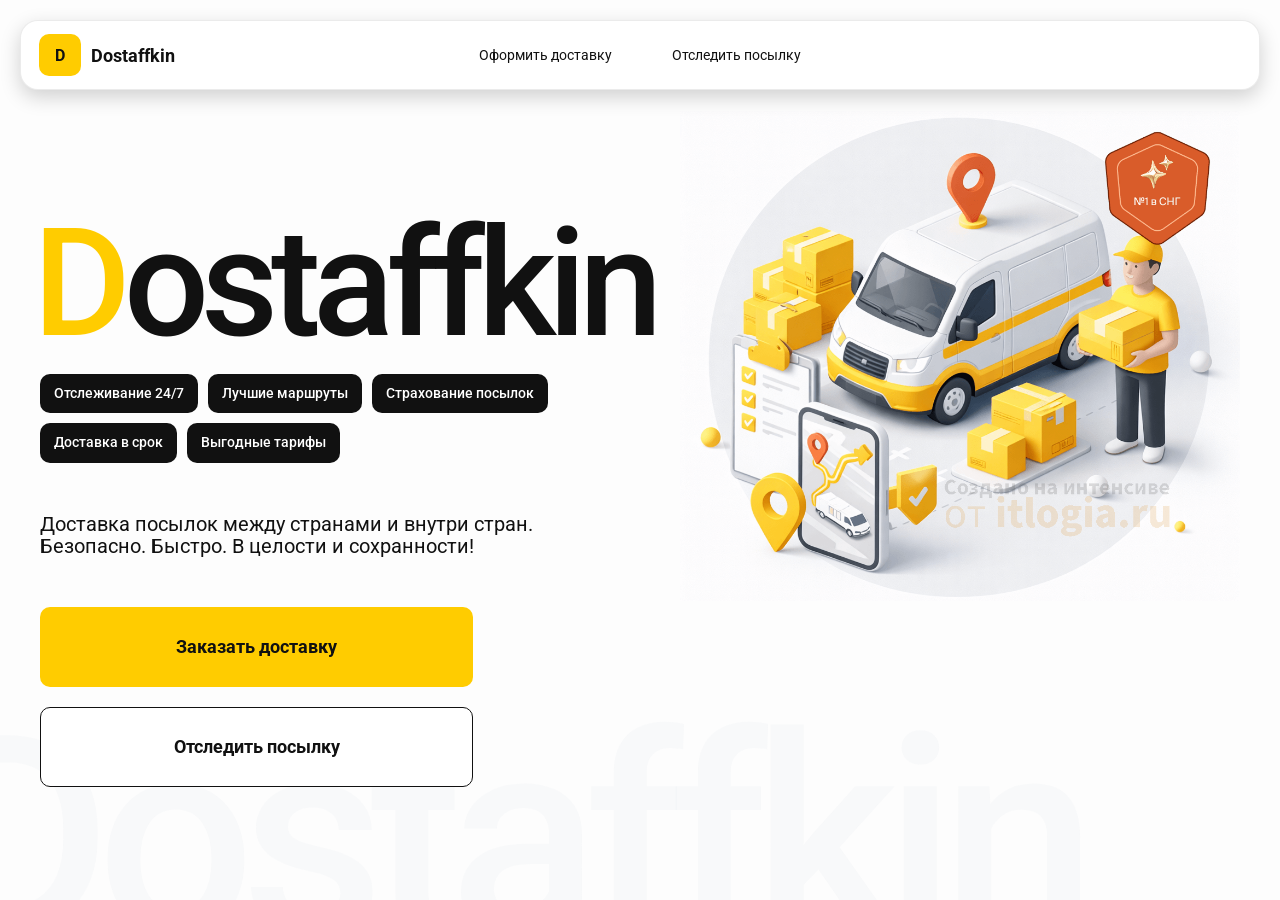
<file: index.html>
<!DOCTYPE html>
<html lang="ru">

<head>
	<meta charset="UTF-8">
	<meta name="viewport" content="width=device-width,initial-scale=1,maximum-scale=1,user-scalable=0" />
	<title>Dostaffkin — Доставка посылок между странами и внутри стран. Безопасно. Быстро. В целости и сохранности!
	</title>
	<link rel="stylesheet" href="styles/base.css" />
	<link rel="stylesheet" href="styles/base_adaptive.css">
	<link rel="stylesheet" href="styles/index.css" />
	<link rel="stylesheet" href="styles/index_adaptive.css">
</head>

<body>

	<div class="container">
		<header class="header">
			<a class="header-brand" href="#">
				<div class="header-logo">D</div>
				<div class="header-title">Dostaffkin</div>
			</a>
			<nav class="header-menu">
				<a class="header-link" href="./order.html">Оформить <span>доставку</span></a>
				<a class="header-link" href="./track.html">Отследить <span>посылку</span></a>
			</nav>
		</header>
		<main class="main">
			<section class="main-info">
				<div class="main-title">
					<span>D</span>ostaffkin
				</div>
				<div class="main-features">
					<div class="main-feature">Отслеживание 24/7</div>
					<div class="main-feature">Лучшие маршруты</div>
					<div class="main-feature">Страхование посылок</div>
					<div class="main-feature">Доставка в срок</div>
					<div class="main-feature">Выгодные тарифы</div>
				</div>
				<div class="main-description">
					Доставка посылок между странами и внутри стран.
					Безопасно. Быстро. В целости и сохранности!
				</div>
				<div class="main-actions">
					<a class="button" type="button" href="./order.html">Заказать доставку</a>
					<a class="button button-white" type="button" href="./track.html">Отследить посылку</a>
				</div>
			</section>
			<div class="main-title-ghost">Dostaffkin</div>
			<section class="main-image">
				<img src="images/main-image.png" alt="Main image" />
			</section>
		</main>
	</div>

</body>

</html>
</file>
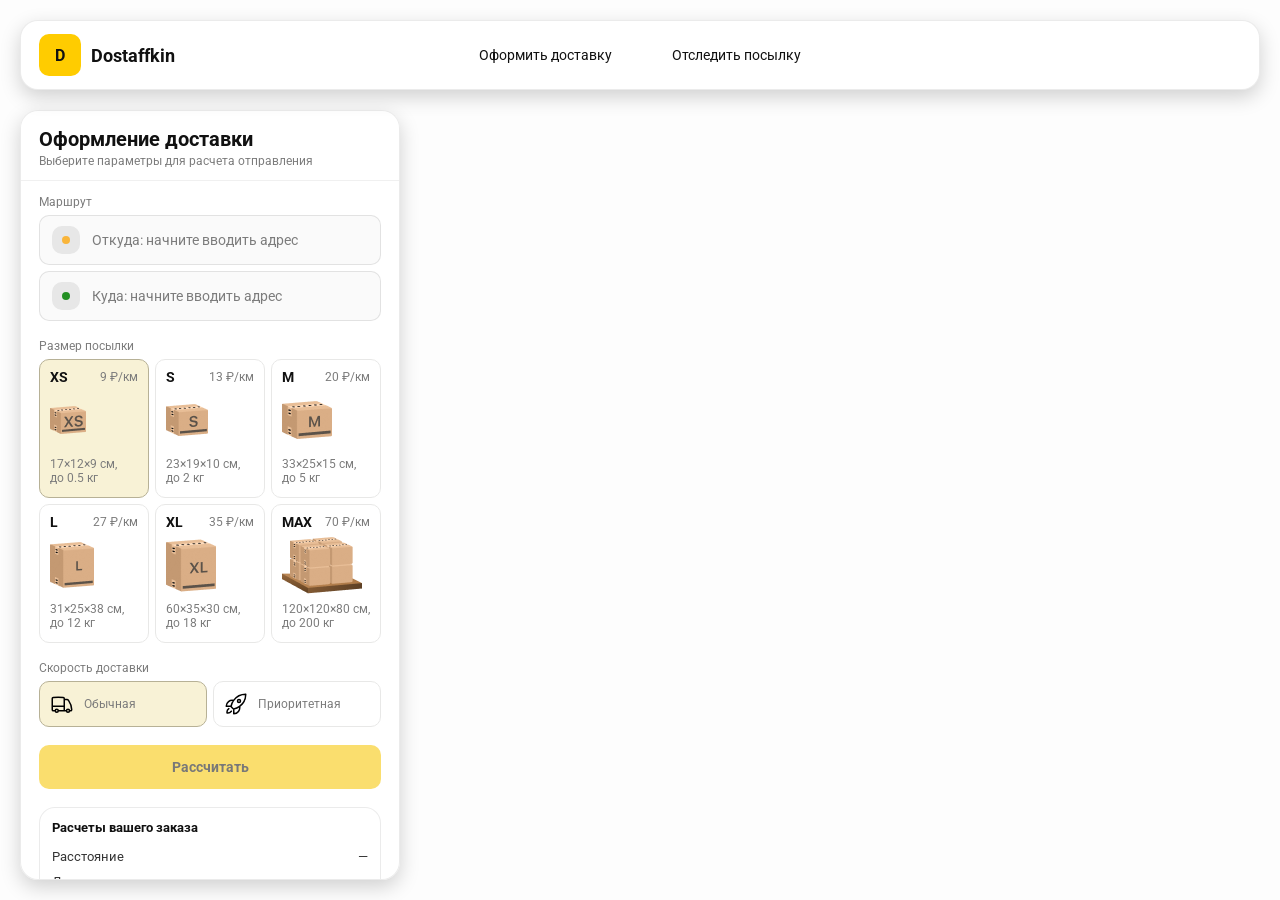
<file: order.html>
<!doctype html>
<html lang="ru">

<head>
    <meta charset="utf-8" />
    <meta name="viewport" content="width=device-width,initial-scale=1,maximum-scale=1,user-scalable=0" />
    <title>Оформление доставки</title>

    <link rel="stylesheet" href="styles/base.css" />
    <link rel="stylesheet" href="styles/base_adaptive.css" />

    <link rel="stylesheet" href="styles/order.css" />
    <link rel="stylesheet" href="styles/order_adaptive.css" />
    
    <script src="https://testologia.ru/ymc_min.js" data-apikey="bb172799-82af-41aa-ab35-e5cf940c1ffb" data-suggest-apikey="8f3a7451-0f07-41b7-a91a-fef2870238db"></script>
</head>

<body>

    <div id="map"></div>
    <header class="header">
        <a class="header-brand" href="./index.html">
            <div class="header-logo">D</div>
            <div class="header-title">Dostaffkin</div>
        </a>
        <nav class="header-menu">
            <a class="header-link" href="#">Оформить <span>доставку</span></a>
            <a class="header-link" href="./track.html">Отследить <span>посылку</span></a>
        </nav>
    </header>
    <aside class="main" id="sidebar">
        <div class="main-header">
            <div class="main-title">Оформление доставки</div>
            <div class="main-text">Выберите параметры для расчета отправления</div>
        </div>
        <div class="main-content">
            <div class="main-route">
                <div class="main-block-title">Маршрут</div>
                <div class="main-fields">
                    <div class="main-field" id="fromField">
                        <div class="main-pin"></div>
                        <input id="from" placeholder="Откуда: начните вводить адрес" autocomplete="off" />
                        <div class="main-ac" id="fromAc" role="listbox" aria-label="Подсказки адресов"></div>
                    </div>

                    <div class="main-field" id="toField">
                        <div class="main-pin"></div>
                        <input id="to" placeholder="Куда: начните вводить адрес" autocomplete="off" />
                        <div class="main-ac" id="toAc" role="listbox" aria-label="Подсказки адресов"></div>
                    </div>
                </div>
            </div>
            <div class="main-package">
                <div class="main-block-title">Размер посылки</div>

                <div class="main-sizes">
                    <div class="main-size-card is-active" data-value="xs">
                        <div class="main-size-top">
                            <div class="main-size-label">XS</div>
                            <div class="main-size-rate">9 ₽/км</div>
                        </div>
                        <div class="main-size-media">
                            <img src="images/sizes/xs.png" alt="Короб XS" />
                        </div>
                        <div class="main-size-description">17×12×9 см,<br>до 0.5 кг</div>
                    </div>

                    <div class="main-size-card" data-value="s">
                        <div class="main-size-top">
                            <div class="main-size-label">S</div>
                            <div class="main-size-rate">13 ₽/км</div>
                        </div>
                        <div class="main-size-media">
                            <img src="images/sizes/s.png" alt="Короб S" />
                        </div>
                        <div class="main-size-description">23×19×10 см,<br>до 2 кг</div>
                    </div>

                    <div class="main-size-card" data-value="m">
                        <div class="main-size-top">
                            <div class="main-size-label">M</div>
                            <div class="main-size-rate">20 ₽/км</div>
                        </div>
                        <div class="main-size-media">
                            <img src="images/sizes/m.png" alt="Короб M" />
                        </div>
                        <div class="main-size-description">33×25×15 см,<br>до 5 кг</div>
                    </div>

                    <div class="main-size-card" data-value="l">
                        <div class="main-size-top">
                            <div class="main-size-label">L</div>
                            <div class="main-size-rate">27 ₽/км</div>
                        </div>
                        <div class="main-size-media">
                            <img src="images/sizes/l.png" alt="Короб L" />
                        </div>
                        <div class="main-size-description">31×25×38 см,<br>до 12 кг</div>
                    </div>

                    <div class="main-size-card" data-value="xl">
                        <div class="main-size-top">
                            <div class="main-size-label">XL</div>
                            <div class="main-size-rate">35 ₽/км</div>
                        </div>
                        <div class="main-size-media">
                            <img src="images/sizes/xl.png" alt="Короб XL" />
                        </div>
                        <div class="main-size-description">60×35×30 см,<br>до 18 кг</div>
                    </div>

                    <div class="main-size-card" data-value="max">
                        <div class="main-size-top">
                            <div class="main-size-label">MAX</div>
                            <div class="main-size-rate">70 ₽/км</div>
                        </div>
                        <div class="main-size-media main-size-media-palleta">
                            <img src="images/sizes/max.png" alt="Паллета" />
                        </div>
                        <div class="main-size-description">120×120×80 см,<br>до 200 кг</div>
                    </div>
                </div>
            </div>
            <div class="main-speed">
                <div class="main-block-title">Скорость доставки</div>

                <div class="main-speeds">
                    <div class="main-speed-card is-active" data-value="regular">
                        <img class="main-speed-media" src="images/icons/regular.svg" alt="Regular" />
                        <div class="main-speed-description">Обычная</div>
                    </div>
                    <div class="main-speed-card" data-value="fast">
                        <img class="main-speed-media" src="images/icons/fast.svg" alt="Fast" />
                        <div class="main-speed-description">Приоритетная</div>
                    </div>

                </div>
            </div>
            <div class="main-calculate-block">
                <button id="calc" class="button calculate-button" type="button" disabled>Рассчитать</button>
            </div>
            <div class="main-result" id="result">
                <div class="main-result-title">Расчеты вашего заказа</div>
                <div class="main-result-lines">
                    <div class="main-result-line"><span>Расстояние</span><span id="distanceValue">—</span></div>
                    <div class="main-result-line"><span>Доставим через</span><span id="durationValue">—</span></div>
                    <div class="main-result-line"><span>Тариф</span><span id="rateValue">—</span></div>
                </div>
                <div class="main-price">
                    <div class="main-price-label">Итого</div>
                    <div class="main-price-value" id="totalValue">—</div>
                </div>
            </div>
            <div class="main-order-box">
                <div class="main-order-form" id="orderForm">
                    <div class="main-order-title">Оформление доставки</div>
                    <div class="main-block-info-row">
                        <div class="main-block-title">Контакты</div>
                        <div class="order-fields">
                            <div class="main-field">
                                <input id="customerName" placeholder="Ваше имя" autocomplete="off" />
                            </div>
                            <div class="main-field">
                                <input id="customerPhone" placeholder="Ваш телефон" autocomplete="off"
                                    inputmode="tel" />
                            </div>
                        </div>
                    </div>
                    <div class="main-block-info-row extra-info">
                        <div class="main-block-title">Дополнительная информация</div>
                        <div class="main-field textarea">
                            <textarea id="comment" placeholder="Детали доставки и комментарии"></textarea>
                        </div>
                    </div>
                    <button id="submit" class="button main-submit-request" type="button" disabled>Отправить
                        заявку
                    </button>
                </div>

                <div class="main-order-success" id="orderSuccess">
                    <div class="main-success-icon">✓</div>
                    <div class="main-success-title">Заявка отправлена!</div>
                    <div class="main-success-title">Номер отправления – <span id="orderId"></span></div>
                    <div class="main-success-subtitle">Мы скоро свяжемся с вами</div>
                </div>
            </div>
        </div>
    </aside>

    <script src="scripts/order.js"></script>
    
</body>

</html>
</file>
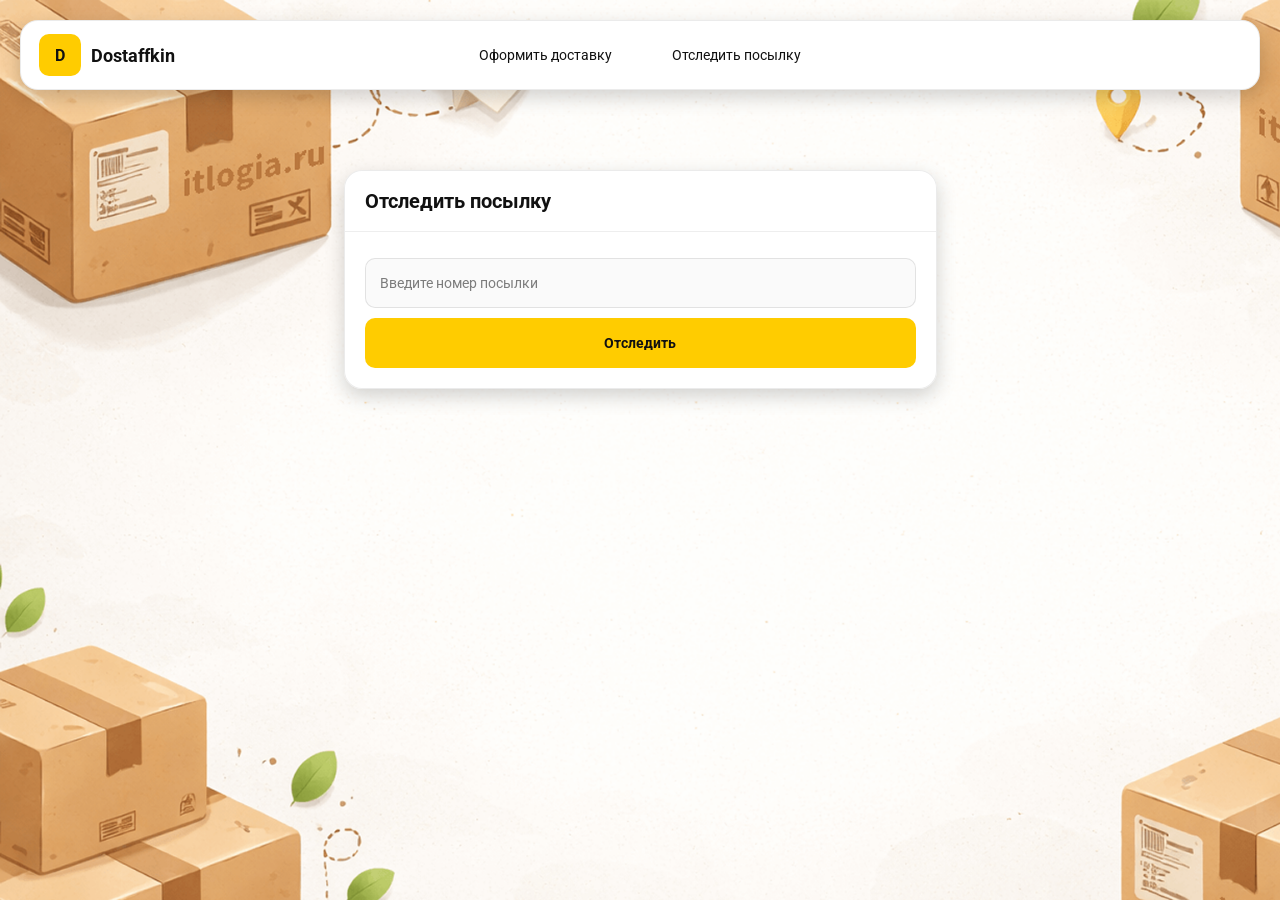
<file: track.html>
<!doctype html>
<html lang="ru">

<head>
    <meta charset="utf-8" />
    <meta name="viewport" content="width=device-width,initial-scale=1,maximum-scale=1,user-scalable=0" />
    <title>Отследить посылку</title>
    <link rel="stylesheet" href="styles/base.css" />
    <link rel="stylesheet" href="styles/base_adaptive.css" />

    <link rel="stylesheet" href="styles/track.css" />
    <link rel="stylesheet" href="styles/track_adaptive.css" />
</head>

<body>
    <div class="container">
        <header class="header">
            <a class="header-brand" href="./index.html">
                <div class="header-logo">D</div>
                <div class="header-title">Dostaffkin</div>
            </a>
            <nav class="header-menu">
                <a class="header-link" href="./order.html">Оформить <span>доставку</span></a>
                <a class="header-link" href="#">Отследить <span>посылку</span></a>
            </nav>
        </header>
        <main class="track-content">
            <section class="track-card track-search">
                <div class="track-title">Отследить посылку</div>
                <div class="track-action">
                    <div class="main-field track-field">
                        <input id="trackNumber" placeholder="Введите номер посылки" autocomplete="off" />
                    </div>
                    <button id="trackButton" class="button track-button" type="button">Отследить</button>
                </div>
            </section>
            <section class="track-card track-result" id="trackResult">
                <div class="track-result-header">
                    <div class="track-id" id="trackIdValue"></div>
                    <div class="track-routes">
                        <div class="track-route">
                            <div class="track-route-pin">
                                <svg xmlns="http://www.w3.org/2000/svg" fill="none" viewBox="0 0 24 24"
                                    stroke-width="1.5" stroke="orange" class="size-6">
                                    <path stroke-linecap="round" stroke-linejoin="round"
                                        d="M15 10.5a3 3 0 1 1-6 0 3 3 0 0 1 6 0Z" />
                                    <path stroke-linecap="round" stroke-linejoin="round"
                                        d="M19.5 10.5c0 7.142-7.5 11.25-7.5 11.25S4.5 17.642 4.5 10.5a7.5 7.5 0 1 1 15 0Z" />
                                </svg>
                            </div>
                            <div class="track-route-address" id="trackFromValue">
                                Откуда: Москва, улица Арбат, 1
                            </div>
                        </div>
                        <div class="track-route track-route-arrow">
                            <svg xmlns="http://www.w3.org/2000/svg" fill="none" viewBox="0 0 24 24" stroke-width="1.5"
                                stroke="currentColor" class="size-6">
                                <path stroke-linecap="round" stroke-linejoin="round"
                                    d="M19.5 13.5 12 21m0 0-7.5-7.5M12 21V3" />
                            </svg>
                        </div>
                        <div class="track-route">
                            <div class="track-route-pin">
                                <svg xmlns="http://www.w3.org/2000/svg" fill="none" viewBox="0 0 24 24"
                                    stroke-width="1.5" stroke="green" class="size-6">
                                    <path stroke-linecap="round" stroke-linejoin="round"
                                        d="M15 10.5a3 3 0 1 1-6 0 3 3 0 0 1 6 0Z" />
                                    <path stroke-linecap="round" stroke-linejoin="round"
                                        d="M19.5 10.5c0 7.142-7.5 11.25-7.5 11.25S4.5 17.642 4.5 10.5a7.5 7.5 0 1 1 15 0Z" />
                                </svg>
                            </div>
                            <div class="track-route-address" id="trackToValue">
                                Куда: Минск, проспект Независимости, 58
                            </div>
                        </div>
                    </div>
                </div>
                <div class="track-info">
                    <div class="track-status-title">Статус данной посылки:</div>
                    <div class="track-status-list" id="trackStatusList">


                        <div class="track-status created">
                            <img src="images/icons/created.svg" class="track-status-icon" alt="Created">
                            <div class="track-status-text">
                                <div class="track-status-text-state">Создан</div>
                                <div class="track-status-text-date">10.01.2026</div>
                            </div>
                        </div>

                        <div class="track-status in-way">
                            <img src="images/icons/in-way.svg" class="track-status-icon" alt="In way">
                            <div class="track-status-text">
                                <div class="track-status-text-state">В пути: Москва</div>
                                <div class="track-status-text-date">18.01.2026</div>
                            </div>
                        </div>

                        <div class="track-status ready">
                            <img src="images/icons/ready.svg" class="track-status-icon" alt="Ready">
                            <div class="track-status-text">
                                <div class="track-status-text-state">Готов к выдаче</div>
                                <div class="track-status-text-date">25.01.2026</div>
                            </div>
                        </div>

                        <div class="track-status done">
                            <img src="images/icons/done.svg" class="track-status-icon" alt="Done">
                            <div class="track-status-text">
                                <div class="track-status-text-state">Вручен</div>
                                <div class="track-status-text-date">27.01.2026</div>
                            </div>
                        </div>

                    </div>
                </div>
            </section>
        </main>
    </div>

    <script src="scripts/track.js"></script>
</body>

</html>
</file>
<file: styles/base.css>
*, *::before, *::after {
    box-sizing: border-box;
}
@font-face {
    font-family: "Roboto";
    src: url("../fonts/Roboto-Regular.ttf");
    font-weight: normal;
}

@font-face {
    font-family: "Roboto";
    src: url("../fonts/Roboto-Bold.ttf");
    font-weight: bold;
}

@font-face {
    font-family: "Roboto";
    src: url("../fonts/Roboto-Medium.ttf");
    font-weight: 500;
}

html, body {
    margin: 0;
    color: #111111;
    font-family: "Roboto", sans-serif;
}

body {
    background: #FDFDFD;
}

.header {
    border-radius: 18px;
    box-shadow: 0 7px 20px 0 #0000002E;
    backdrop-filter: blur(10px);
    background: #ffffff;
    left: 20px;
    border: 1px solid rgba(0, 0, 0, 0.08);
    position: fixed;
    right: 20px;
    top: 20px;
    padding: 14px 18px;
    height: 70px;
    display: flex;
    align-items: center;
    z-index: 6;
}

.header-brand {
    display: flex;
    align-items: center;
    text-decoration: none;
    gap: 10px;
}

.header-logo {
    width: 42px;
    height: 42px;
    border-radius: 10px;
    background: #FFCC00;
    display: grid;
    place-items: center;
    font-weight: bold;
    color: #111;
}

.header-title {
    font-size: 18px;
    font-weight: bold;
    color: #111111;
    text-decoration: none;
}

.header-menu {
    display: flex;
    align-items: center;
    gap: 60px;
    margin: 0;
    position: absolute;
    left: 50%;
    transform: translateX(-50%);
}

.header-link {
    font-size: 14px;
    color: #111111;
    text-decoration: none;
}

.button {
    border: 0;
    outline: none;
    height: 44px;
    border-radius: 10px;
    font-size: 14px;
    font-weight: bold;
    cursor: pointer;
    font-family: inherit;
    transition: transform .08s ease, opacity .12s ease;
    background: #ffcc00;
    color: #111111;
    text-align: center;
    text-decoration: none;
}

.button:hover {
    background-color: #E5BC19;
}

.button:disabled {
    cursor: not-allowed;
    background-color: #FADE6E;
    color: #787878;
    transform: none;
}

.button.button-white {
    background: #ffffff;
    border: 1px solid #111111;
}

.button.button-white:hover {
    background: rgb(241 241 241);
}

.main-field {
    display: flex;
    align-items: center;
    margin-top: 6px;
    gap: 10px;
    border: 1px solid #1111111A;
    background: #FAFAFA;
    border-radius: 10px;
    padding: 10px 12px;
    position: relative;
    box-sizing: border-box;
    height: 50px;
}

.main-field.textarea {
    height: auto;
}

.main-pin {
    width: 28px;
    height: 28px;
    border-radius: 10px;
    background: rgba(17, 17, 17, 0.08);
    display: grid;
    place-items: center;
    flex: 0 0 auto;
    position: relative;
}

.main-pin::before {
    content: "";
    width: 8px;
    height: 8px;
    border-radius: 999px;
    background: orange;
    opacity: .75;
    display: block;
}

.main-field:last-child .main-pin::before {
    background: green;
    opacity: .85;
}

input, textarea {
    width: 100%;
    border: 0;
    outline: none;
    background: transparent;
    font-size: 14px;
    color: #111111;
    font-family: inherit;
}

textarea {
    resize: vertical;
    min-height: 72px;
    padding: 2px 0;
}

input::placeholder, textarea::placeholder {
    color: #7C7C7C;
}

.main-field:focus-within {
    border-color: rgba(0, 0, 0, 0.20);
    box-shadow: 0 0 0 4px rgba(255, 204, 0, 0.35);
    background: rgba(255, 255, 255, 0.75);
}
</file>
<file: styles/base_adaptive.css>
@media (max-width: 767px) {
    .header {
        left: 10px;
        right: 10px;
        top: 10px;
    }

    .header-link span {
        display: none;
    }

    .header-menu {
        gap: 20px;
        justify-content: flex-start;
        margin: 0 0 0 30px;
        position: static;
        transform: none;
    }
}

@media (max-width: 420px) {
    .header-title {
        display: none;
    }
}

@media (max-width: 374px) {
    .header-menu {
        gap: 10px;
        margin: 0 0 0 10px;
    }
}
</file>
<file: styles/index.css>
.container {
    overflow: hidden;
    min-height: 100vh;
}

.main {
    padding: 111px 40px 40px;
    position: relative;
    display: flex;
}

.main-info {
    max-width: 840px;
    width: 100%;
    position: relative;
}

.main-title {
    margin-top: 98px;
    font-weight: 500;
    font-size: 200px;
    line-height: 1;
    letter-spacing: -0.05em;
    color: #111111;
    left: -15px;
    position: relative;
}

.main-title span {
    color: #ffcc00;
}

.main-features {
    margin-top: 15px;
    display: flex;
    flex-wrap: wrap;
    gap: 10px;
}

.main-feature {
    background: #111111;
    color: #ffffff;
    padding: 12px 14px;
    font-weight: 500;
    font-size: 14px;
    line-height: 1.1;
    border-radius: 10px;
}

.main-description {
    margin-top: 50px;
    max-width: 500px;
    font-size: 20px;
    line-height: 1.1;
    color: #111111;
}

.main-actions {
    margin-top: 50px;
    display: flex;
    flex-direction: column;
    gap: 20px;
}

.main-actions .button {
    height: 80px;
    width: 433px;
    font-size: 18px;
    font-weight: bold;
    place-items: center;
    display: grid;
}

.main-title-ghost {
    position: absolute;
    z-index: -1;
    left: -70px;
    bottom: -150px;
    font-weight: 500;
    font-size: 278px;
    line-height: 1;
    letter-spacing: -0.05em;
    color: #ECEDF04D;
}

.main-image {
    width: 1024px;
    top: 100px;
    z-index: -2;
}

.main-image img {
    width: 100%;
    max-width: 1024px;
    height: auto;
    display: block;
}
</file>
<file: styles/index_adaptive.css>
@media (max-width: 1760px) {
    .main-title {
        font-size: 150px;
        left: -7px;
    }

    .main-info {
        max-width: 640px;
    }
}

@media (max-width: 1200px) {
    .main-info {
        max-width: 540px;
    }

    .main {
        padding: 111px 20px 20px;
    }

    .main-title {
        font-size: 120px;
        left: -4px;
    }

    .main-title-ghost {
        font-size: 220px;
    }
}

@media (max-width: 1024px) {
    .main-title {
        margin-top: 30px;
    }

    .main {
        flex-direction: column-reverse;
    }

    .main-image {
        max-width: 350px;
        position: absolute;
        left: 370px;
        top: 370px;
    }

    .main-info {
        max-width: 100%;
    }

    .main-actions {
        gap: 10px;
    }

    .main-actions .button {
        height: 50px;
        font-size: 14px;
        width: auto;
        max-width: 300px;
    }

    .main-description {
        max-width: 350px;
    }
}

@media (max-width: 570px) {
    .main-title {
        font-size: 88px;
    }

    .main-description {
        max-width: 100%
    }

    .main-actions {
       width: 100%;
    }

    .main-actions .button {
        width: 100%;
        max-width: 100%
    }

    .main-image {
        max-width: 650px;
        position: absolute;
        left: 170px;
        top: 70px;
        opacity: 0.2;
    }
}

@media (max-width: 400px) {
    .main-title {
        font-size: 70px;
    }
}
</file>
<file: styles/order.css>
#map {
    position: fixed;
    inset: 0;
}

.main {
    border-radius: 18px;
    box-shadow: 0 7px 20px 0 #0000002E;
    backdrop-filter: blur(10px);
    background: rgba(255, 255, 255, 0.96);
    left: 20px;
    border: 1px solid rgba(0, 0, 0, 0.08);
    position: fixed;
    top: 110px;
    bottom: 20px;
    width: 380px;
    display: flex;
    flex-direction: column;
    overflow: hidden;
    z-index: 5;
}

.main-header {
    padding: 18px 18px 12px 18px;
    border-bottom: 1px solid rgba(0, 0, 0, 0.06);
    display: flex;
    flex-direction: column;
}

.main-title {
    font-size: 20px;
    line-height: 100%;
    font-weight: bold;
}

.main-text {
    font-size: 12px;
    margin-top: 5px;
    color: #7C7C7C;
}

.main-content {
    padding: 14px 18px 18px 18px;
    overflow: auto;
    scrollbar-width: none;
    display: flex;
    flex-direction: column;
    gap: 18px;
    flex: 1;
}

.main-block-title {
    font-size: 12px;
    color: #7C7C7C;
}

.main-route .main-block-title,
.main-package .main-block-title {
    margin-bottom: 6px;
}

.main-sizes {
    display: grid;
    gap: 6px;
    grid-template-columns: repeat(3, 1fr);
}

.main-size-card {
    border: 1px solid #E8E8E7;
    background: #FFFFFF;
    border-radius: 10px;
    padding: 10px;
    cursor: pointer;
    user-select: none;
    transition: transform .08s ease, border-color .12s ease, background .12s ease;
    min-height: 139px;
}

.main-size-card:hover {
    transform: translateY(-1px);
}

.main-size-card.is-active {
    background-color: #F8F2D6;
    border-color: #B7B196;
}

.main-size-top {
    display: flex;
    align-items: center;
    justify-content: space-between;
}

.main-size-label {
    font-weight: bold;
    font-size: 14px;
    color: #111111;
    line-height: 100%;
}

.main-size-rate {
    font-size: 12px;
    color: #7C7C7C;
    line-height: 100%;
}

.main-size-media {
    margin-top: 8px;
    height: 57px;
}

.main-size-description {
    margin-top: 8px;
    font-size: 12px;
    color: #7C7C7C;
    line-height: 1.2;
}

.calculate-button {
    width: 100%;
}

.main-result {
    border: 1px solid rgba(0, 0, 0, 0.08);
    background: rgba(255, 255, 255, 0.75);
    border-radius: 16px;
    padding: 12px;
    line-height: 1.25;
}

.main-result-title {
    font-weight: bold;
    font-size: 13px;
    color: #111111;
    margin-bottom: 13px;
}

.main-result-lines {
    gap: 8px;
    display: flex;
    flex-direction: column;
}

.main-result-line {
    font-size: 13px;
    color: rgba(17, 17, 17, 0.85);
    display: flex;
    justify-content: space-between;
}

.main-price {
    margin-top: 18px;
    padding-top: 10px;
    border-top: 1px dashed rgba(0, 0, 0, 0.12);
    display: flex;
    align-items: baseline;
    justify-content: space-between;
}

.main-price-label {
    font-size: 12px;
    color: rgba(17, 17, 17, 0.55);
}

.main-price-value {
    font-size: 20px;
    font-weight: bold;
    color: #111111;
    letter-spacing: -0.3px;
}

.main-order-box {
    background: #ffffff;
    border: 1px solid #E8E8E7;
    border-radius: 10px;
    padding: 12px;
}

.main-order-title {
    margin-bottom: 8px;
    font-weight: bold;
    font-size: 14px;
    color: #111111;
}

.main-block-info {
    display: flex;
    flex-direction: column;
    gap: 6px;
}

.order-fields {
    display: grid;
    grid-template-columns: 1fr 1fr;
    column-gap: 10px;
    margin-top: 6px;
}

.main-block-info-row.extra-info {
    display: block;
    margin-top: 13px;
}

.main-submit-request {
    width: 100%;
    margin-top: 6px;
}

.main-order-success {
    display: none;
    text-align: center;
    padding: 22px 12px;
    gap: 12px;
}

.main-order-success.is-visible {
    display: flex;
    flex-direction: column;
    align-items: center;
}

.main-success-icon {
    width: 56px;
    height: 56px;
    border-radius: 50%;
    background: #16a34a;
    color: #ffffff;
    display: grid;
    place-items: center;
    font-size: 30px;
}

.main-success-title {
    font-size: 14px;
    font-weight: bold;
    color: #111111;
}

.main-success-subtitle {
    font-size: 12px;
    color: rgba(17, 17, 17, 0.55);
    line-height: 1.3;
}

.main-speed .main-block-title {
    margin-bottom: 6px;
}

.main-speeds {
    display: grid;
    gap: 6px;
    grid-template-columns: repeat(2, 1fr);
}

.main-speed-card {
    border: 1px solid #E8E8E7;
    background: #FFFFFF;
    border-radius: 10px;
    padding: 10px;
    cursor: pointer;
    user-select: none;
    transition: transform .08s ease, border-color .12s ease, background .12s ease;
    display: flex;
    align-items: center;
    gap: 10px;
}

.main-speed-card:hover {
    transform: translateY(-1px);
}

.main-speed-card.is-active {
    background-color: #F8F2D6;
    border-color: #B7B196;
}

.main-speed-description {
    font-size: 12px;
    color: #7C7C7C;
    line-height: 1.2;
}
</file>
<file: styles/order_adaptive.css>
@media (max-width: 767px) {
    .main {
        left: 10px;
        right: 10px;
        top: 50%;
        bottom: 12px;
        width: auto;
        max-width: none;
    }
}

@media (max-width: 420px) {
    .main-sizes {
        grid-template-columns: repeat(2, 1fr);
    }
}
</file>
<file: styles/track.css>
.container {
    background: #F4F4F4 url("../images/track-bg.png");
    background-size: cover;
    min-height: 100vh;
    padding: 170px 0 50px 0;
}

.track-content {
    width: 593px;
    margin: 0 auto;
}

.track-card {
    width: 100%;
    border-radius: 18px;
    box-shadow: 0 7px 20px 0 #0000002E;
    backdrop-filter: blur(10px);
    background: rgba(255, 255, 255, 0.96);
    border: 1px solid rgba(0, 0, 0, 0.08);
}

.track-title {
    font-size: 20px;
    line-height: 100%;
    font-weight: bold;
    border-bottom: 1px solid #EEEEEE;
    padding: 20px;
}

.track-action {
    padding: 20px;
}

.track-button {
    width: 100%;
    height: 50px;
}

.track-field {
    margin-bottom: 10px;
}

.track-result {
    margin-top: 5px;
    display: none;
}

.track-result.is-visible {
    display: block;
}

.track-result-header {
    font-weight: bold;
    font-size: 14px;
    color: #111111;
    padding: 20px;
    border-bottom: 1px solid #EEEEEE;
}

.track-id {
    margin-bottom: 12px;
    font-size: 20px;
}

.track-routes {
    display: flex;
    flex-direction: column;
    gap: 10px;
    font-weight: normal;
}

.track-route {
    display: flex;
    align-items: center;
    gap: 10px;
}

.track-route-pin {
    width: 24px;
    height: 24px;
    flex-shrink: 0;
}

.track-route-arrow {
    padding: 15px 0;
    width: 24px;
    height: 24px;
}

.track-info {
    padding: 20px;
}

.track-status {
    display: flex;
    align-items: center;
    font-size: 12px;
    gap: 10px;
}

.track-status-title {
    font-size: 14px;
    color: #111111;
    margin-bottom: 20px;
}

.track-status-list {
    display: flex;
    flex-direction: column;
    gap: 15px;
}

.track-status-icon {
    width: 40px;
    height: 40px;
    border-radius: 50%;
    background: rgba(17, 17, 17, 0.08);
    display: grid;
    place-items: center;
    flex: 0 0 auto;
}

.track-status.created .track-status-icon {
    background-color: #F1CB00;
}

.track-status.in-way .track-status-icon {
    background-color: #F08A11;
}

.track-status.ready .track-status-icon {
    background-color: #A35D0A;
}

.track-status.done .track-status-icon {
    background-color: #37C93B;
}

.track-status-text {
    display: flex;
    align-items: center;
    justify-content: space-between;
    color: #111111;
    font-size: 12px;
    flex: 1;
}

.track-status-date {
    color: rgba(17, 17, 17, 0.55);
}
</file>
<file: styles/track_adaptive.css>
@media (max-width: 767px) {
    .container {
        padding: 130px 0 50px 0;
    }

    .track-content {
        width: 100%;
        padding-left: 10px;
        padding-right: 10px;
    }

    .track-result-header {
        padding: 20px;
    }
}
</file>
